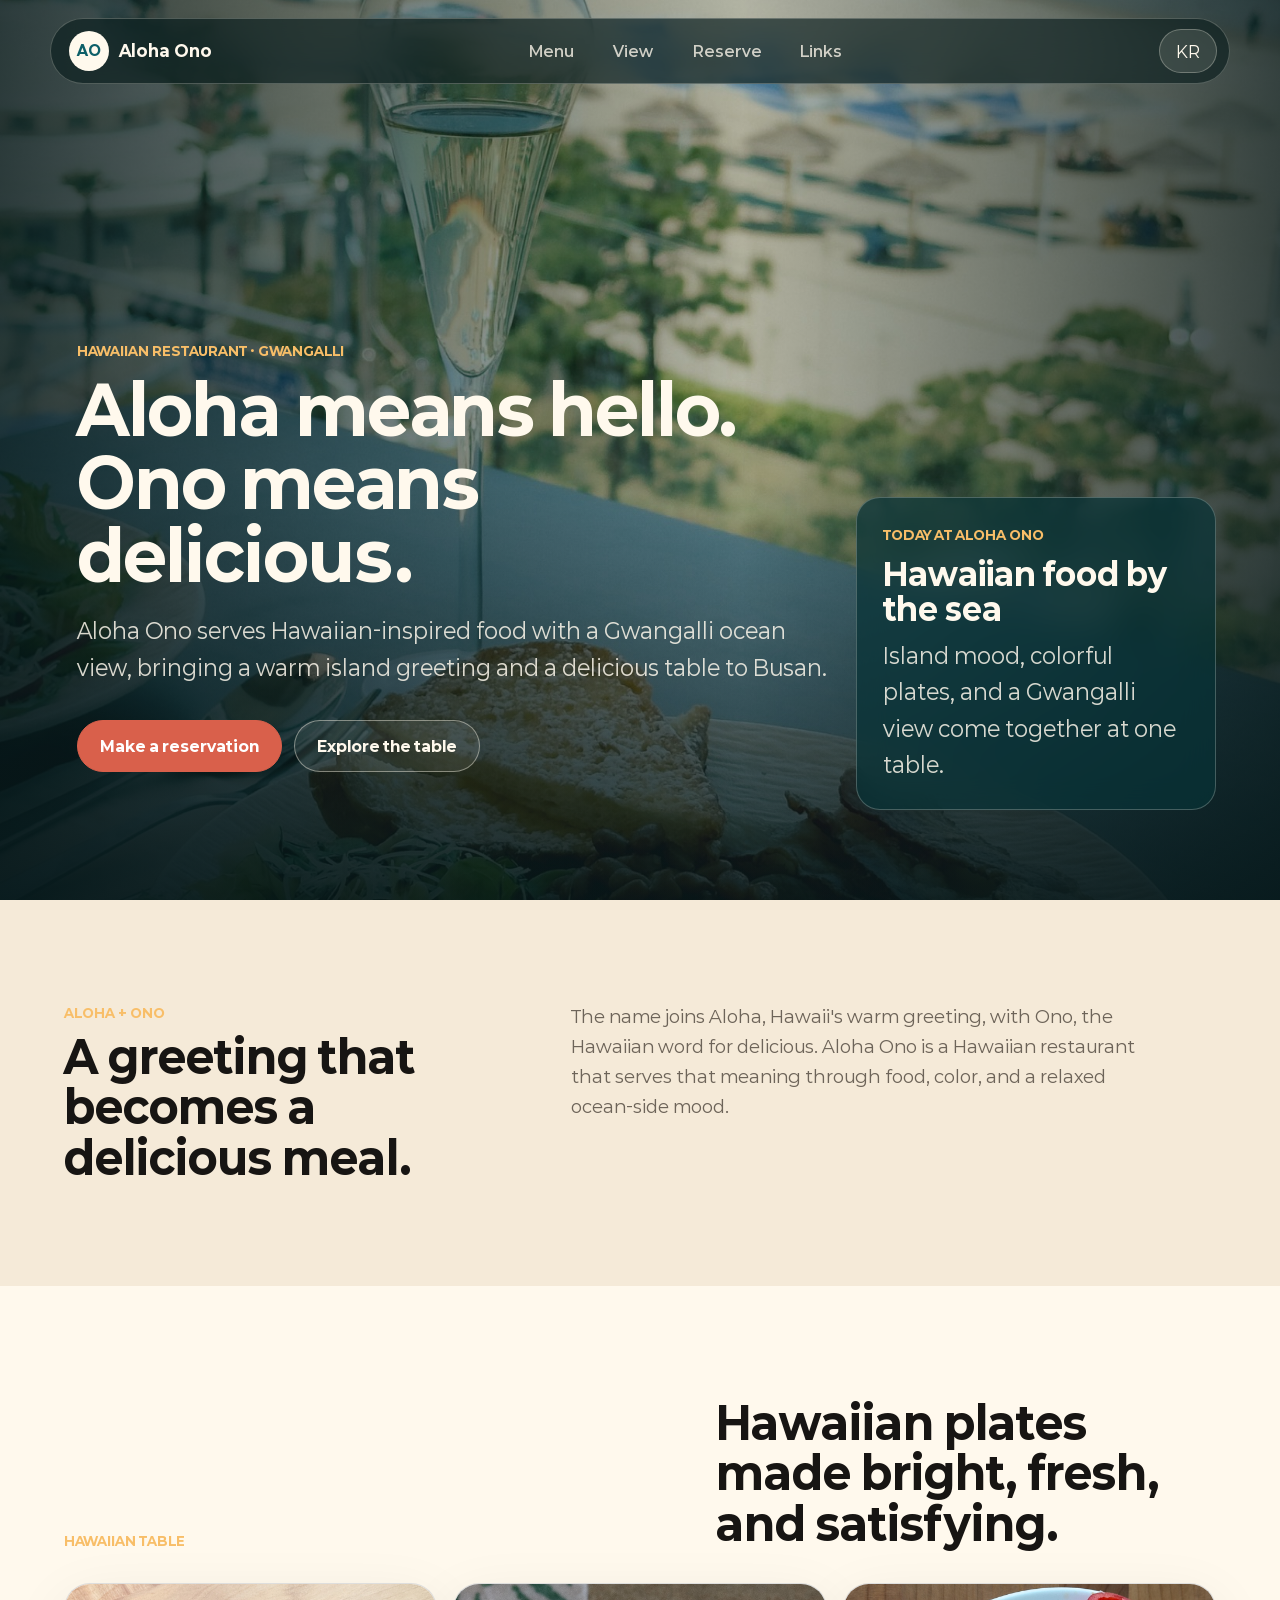
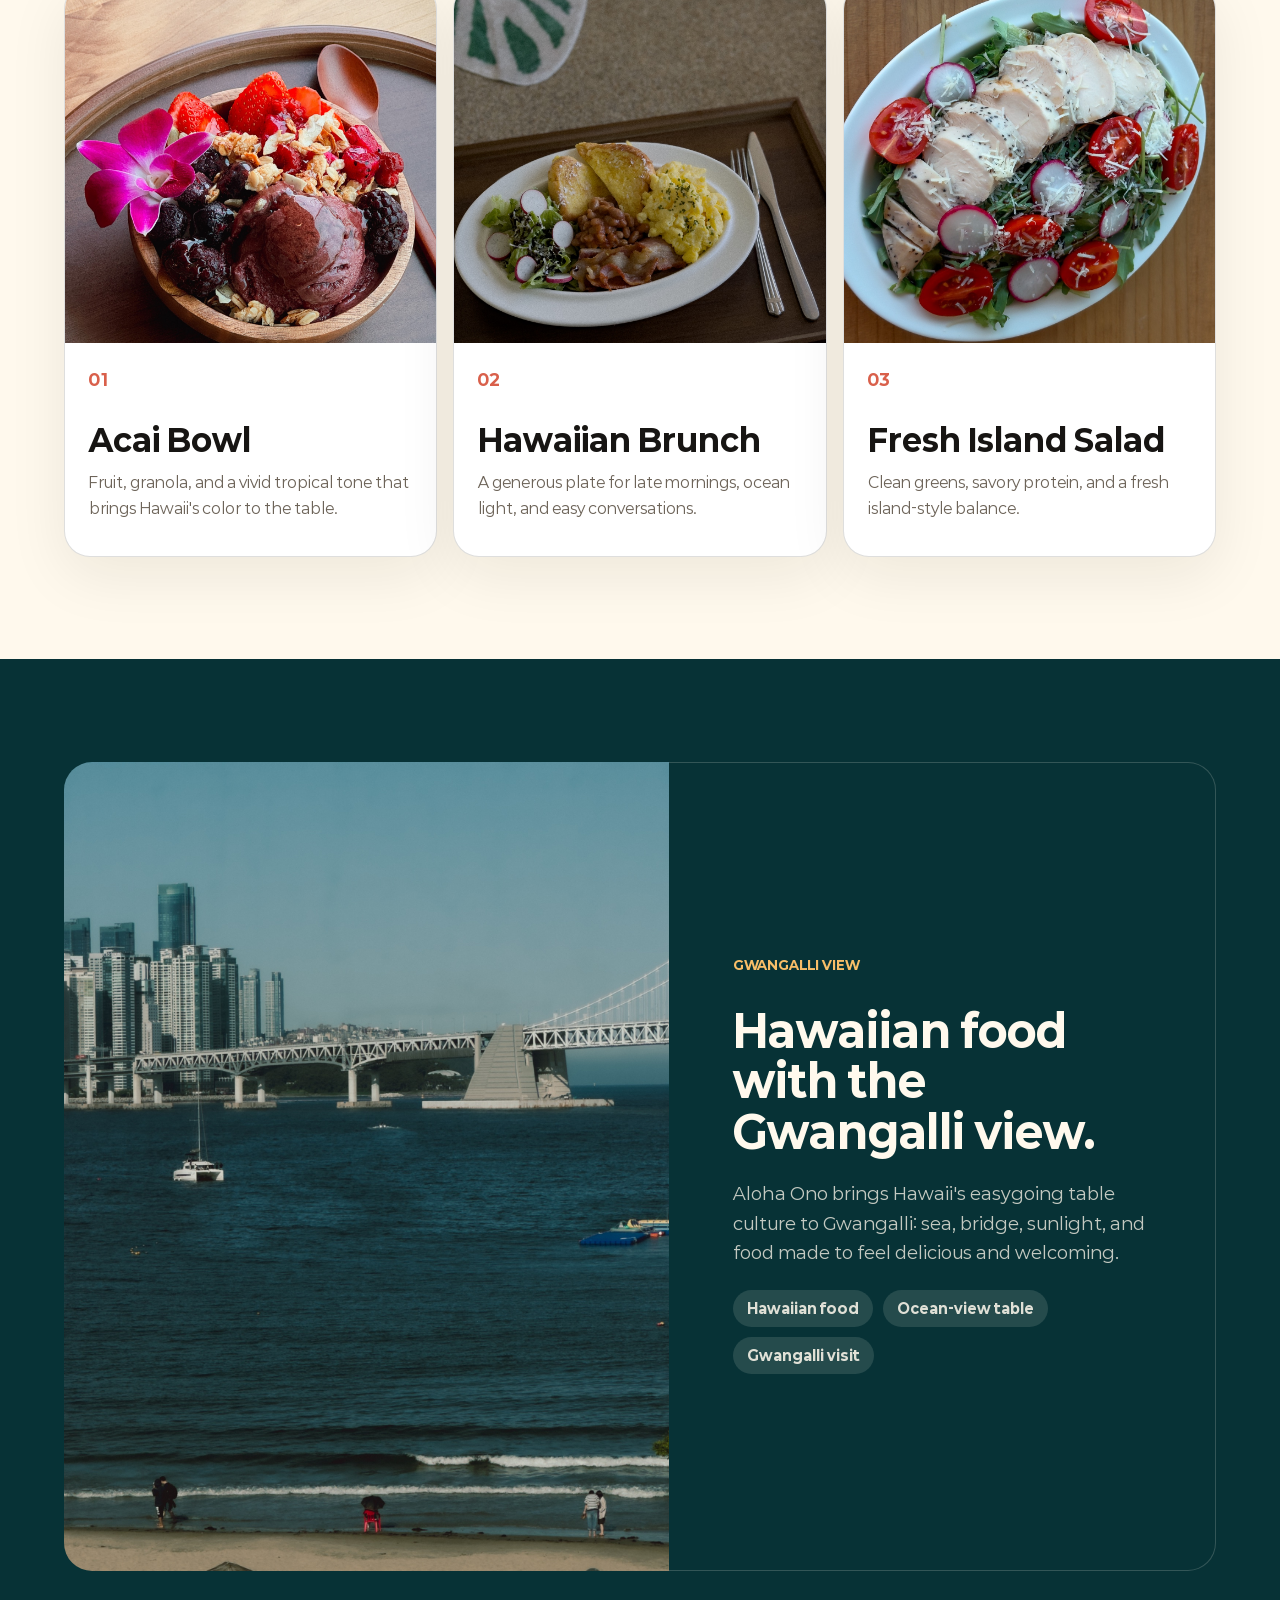
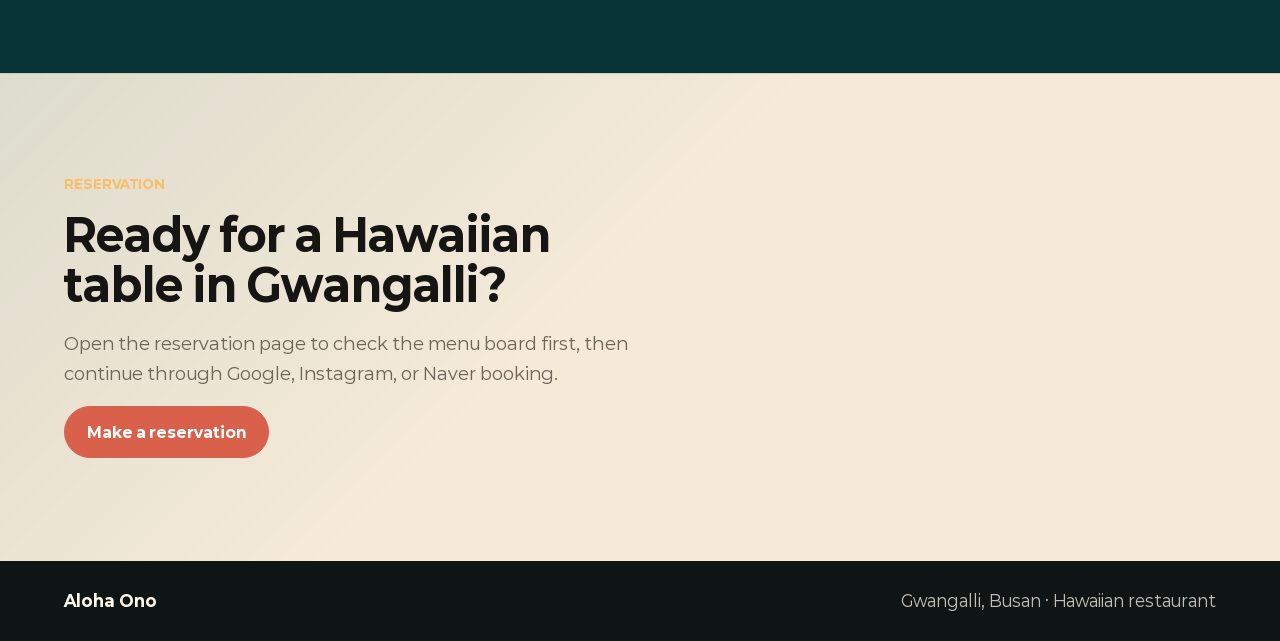
<file: index.html>
<!doctype html>
<html lang="en">
  <head>
    <meta charset="UTF-8" />
    <meta name="viewport" content="width=device-width, initial-scale=1.0" />
    <!-- Google tag (gtag.js) -->
    <script async src="https://www.googletagmanager.com/gtag/js?id=AW-17717986178"></script>
    <script>
      window.dataLayer = window.dataLayer || [];
      function gtag(){dataLayer.push(arguments);}
      gtag('js', new Date());

      gtag('config', 'AW-17717986178');
    </script>
    <meta http-equiv="refresh" content="0; url=./home/" />
    <title>Aloha Ono</title>
    <link rel="canonical" href="./home/" />
    <script>
      window.location.replace("./home/");
    </script>
  </head>
  <body>
    <a href="./home/">Go to Aloha Ono home</a>
  </body>
</html>
</file>
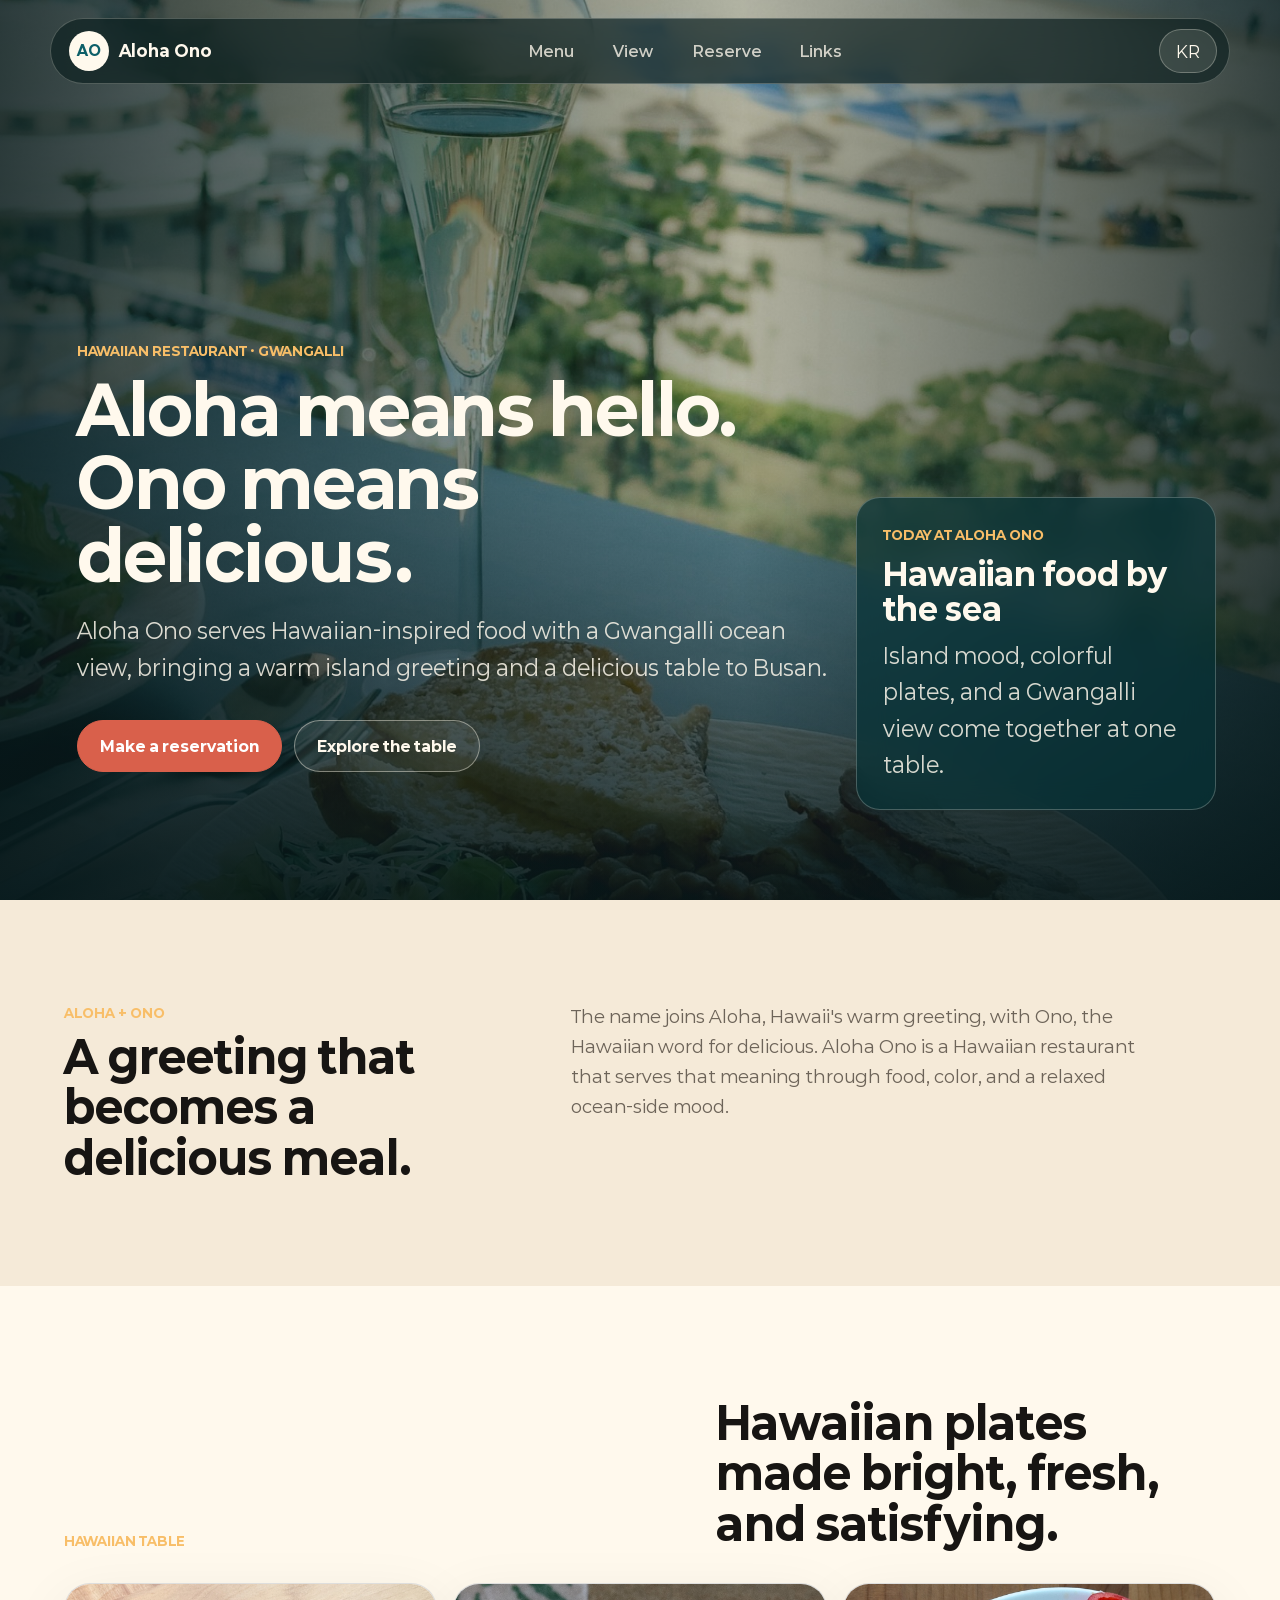
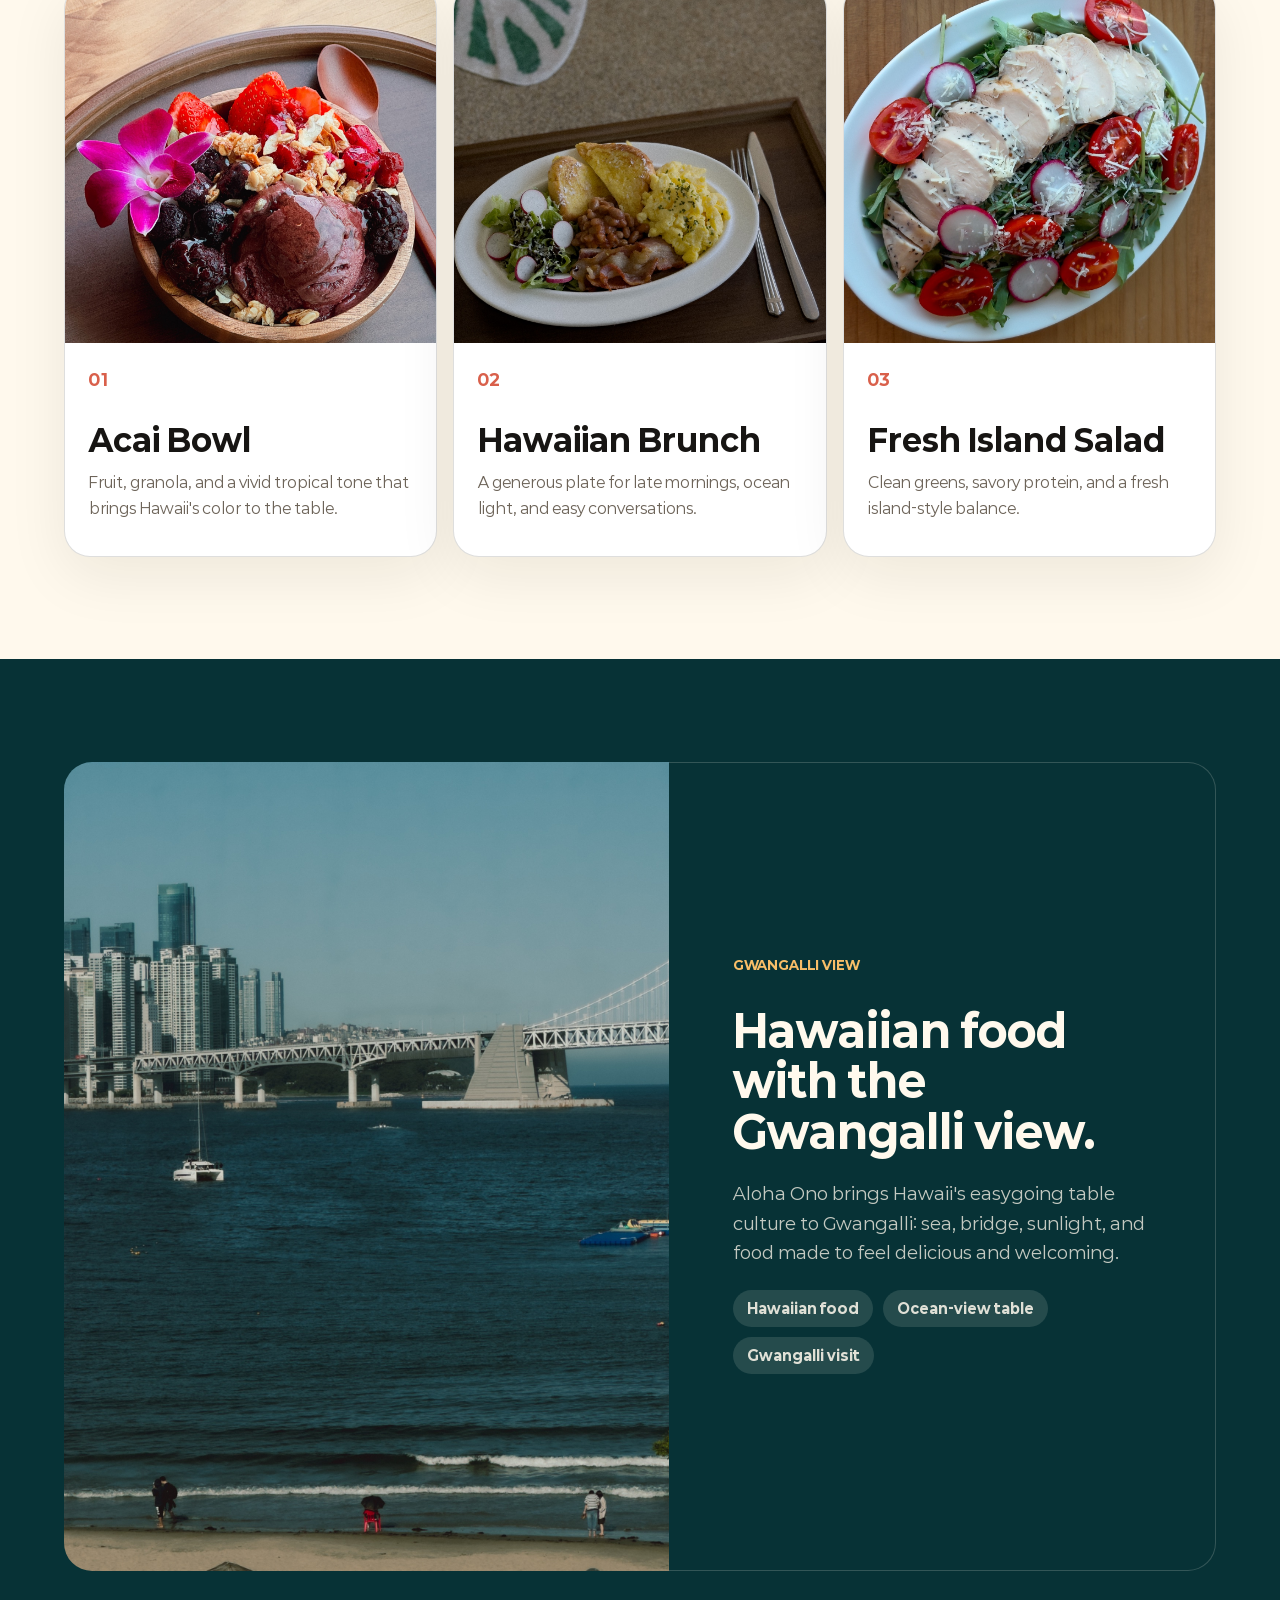
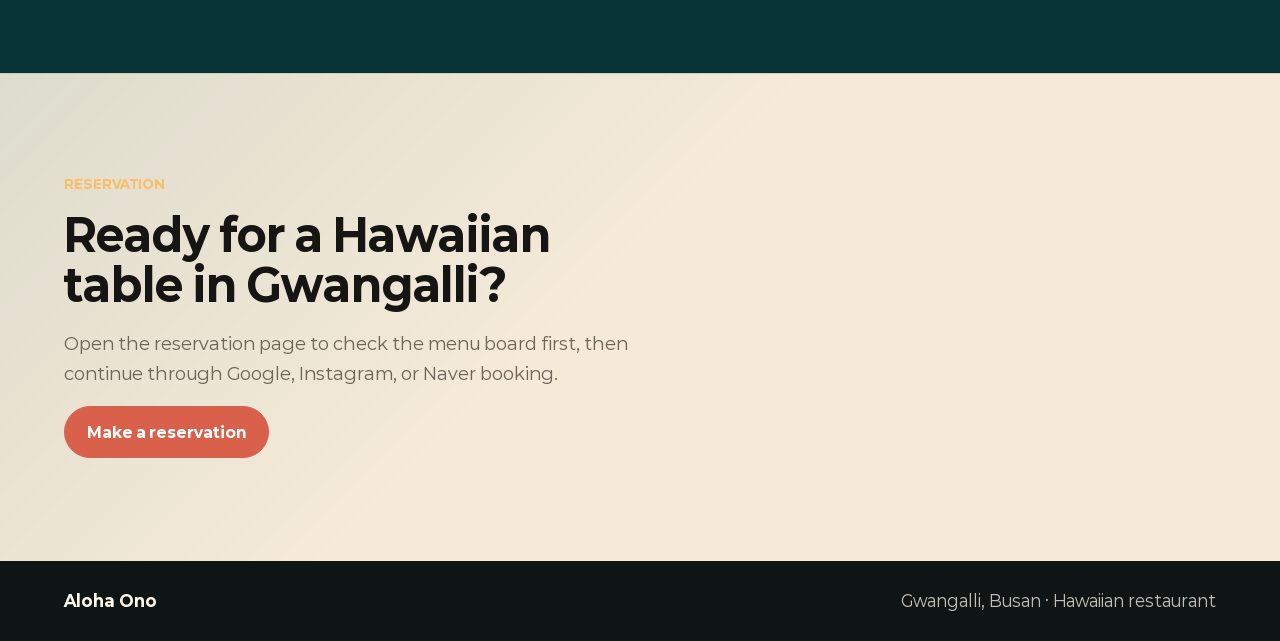
<file: home/index.html>
<!doctype html>
<html lang="en">
  <head>
    <meta charset="UTF-8" />
    <meta name="viewport" content="width=device-width, initial-scale=1.0" />
    <!-- Google tag (gtag.js) -->
    <script async src="https://www.googletagmanager.com/gtag/js?id=AW-17717986178"></script>
    <script>
      window.dataLayer = window.dataLayer || [];
      function gtag(){dataLayer.push(arguments);}
      gtag('js', new Date());

      gtag('config', 'AW-17717986178');
    </script>
    <meta
      name="description"
      content="Aloha Ono is a Hawaiian restaurant in Gwangalli, Busan. Aloha means hello, and Ono means delicious."
    />
    <title>Aloha Ono | Hawaiian Restaurant in Gwangalli</title>
    <link rel="stylesheet" href="../styles.css" />
  </head>
  <body>
    <header class="site-header">
      <a class="brand" href="#top" aria-label="Aloha Ono home">
        <span class="brand-mark">AO</span>
        <span>Aloha Ono</span>
      </a>
      <nav class="site-nav" aria-label="Main navigation">
        <a href="#menu" data-i18n="navMenu">Menu</a>
        <a href="#view" data-i18n="navView">View</a>
        <a href="../reservation/" data-i18n="navReserve">Reserve</a>
        <a href="../reservation/#links" data-i18n="navLinks">Links</a>
      </nav>
      <button class="lang-toggle" type="button" data-lang-toggle aria-label="Switch language">KR</button>
    </header>

    <main id="top">
      <section class="hero">
        <img class="hero-image" src="../assets/ocean-table.jpg" alt="Hawaiian brunch table with Gwangalli beach view" />
        <div class="hero-shade" aria-hidden="true"></div>
        <div class="hero-content">
          <p class="eyebrow" data-i18n="heroEyebrow">Hawaiian Restaurant · Gwangalli</p>
          <h1 data-i18n="heroTitle">Aloha means hello. Ono means delicious.</h1>
          <p data-i18n="heroCopy">
            Aloha Ono serves Hawaiian-inspired food with a Gwangalli ocean view, bringing a warm island greeting and a delicious table to Busan.
          </p>
          <div class="hero-actions">
            <a class="button primary" href="../reservation/" data-i18n="heroReserve">Make a reservation</a>
            <a class="button secondary" href="#menu" data-i18n="heroExplore">Explore the table</a>
          </div>
        </div>
        <aside class="hero-card" aria-label="Aloha Ono summary">
          <span data-i18n="cardLabel">Today at Aloha Ono</span>
          <strong data-i18n="cardTitle">Hawaiian food by the sea</strong>
          <p data-i18n="cardCopy">Island mood, colorful plates, and a Gwangalli view come together at one table.</p>
        </aside>
      </section>

      <section class="intro">
        <div>
          <span class="section-kicker">Aloha + Ono</span>
          <h2 data-i18n="introTitle">A greeting that becomes a delicious meal.</h2>
        </div>
        <p data-i18n="introCopy">
          The name joins Aloha, Hawaii's warm greeting, with Ono, the Hawaiian word for delicious. Aloha Ono is a Hawaiian restaurant that serves that meaning through food, color, and a relaxed ocean-side mood.
        </p>
      </section>

      <section id="menu" class="menu-section">
        <div class="section-heading">
          <span class="section-kicker">Hawaiian Table</span>
          <h2 data-i18n="menuTitle">Hawaiian plates made bright, fresh, and satisfying.</h2>
        </div>
        <div class="menu-grid">
          <article>
            <img src="../assets/acai-bowl.jpg" alt="A colorful acai bowl with berries and orchid" />
            <div>
              <span>01</span>
              <h3 data-i18n="menuOneTitle">Acai Bowl</h3>
              <p data-i18n="menuOneCopy">Fruit, granola, and a vivid tropical tone that brings Hawaii's color to the table.</p>
            </div>
          </article>
          <article>
            <img src="../assets/brunch-plate.jpg" alt="Brunch plate with eggs and toast" />
            <div>
              <span>02</span>
              <h3 data-i18n="menuTwoTitle">Hawaiian Brunch</h3>
              <p data-i18n="menuTwoCopy">A generous plate for late mornings, ocean light, and easy conversations.</p>
            </div>
          </article>
          <article>
            <img src="../assets/chicken-salad.jpg" alt="Chicken salad plate" />
            <div>
              <span>03</span>
              <h3 data-i18n="menuThreeTitle">Fresh Island Salad</h3>
              <p data-i18n="menuThreeCopy">Clean greens, savory protein, and a fresh island-style balance.</p>
            </div>
          </article>
        </div>
      </section>

      <section id="view" class="view-section">
        <div class="view-image">
          <img src="../assets/hero-gwangalli.jpg" alt="Gwangalli bridge and sea view" />
        </div>
        <div class="view-copy">
          <span class="section-kicker">Gwangalli View</span>
          <h2 data-i18n="viewTitle">Hawaiian food with the Gwangalli view.</h2>
          <p data-i18n="viewCopy">
            Aloha Ono brings Hawaii's easygoing table culture to Gwangalli: sea, bridge, sunlight, and food made to feel delicious and welcoming.
          </p>
          <div class="view-points">
            <span data-i18n="viewPointOne">Hawaiian food</span>
            <span data-i18n="viewPointTwo">Ocean-view table</span>
            <span data-i18n="viewPointThree">Gwangalli visit</span>
          </div>
        </div>
      </section>

      <section class="home-reserve-cta">
        <span class="section-kicker">Reservation</span>
        <h2 data-i18n="homeReserveTitle">Ready for a Hawaiian table in Gwangalli?</h2>
        <p data-i18n="homeReserveCopy">Open the reservation page to check the menu board first, then continue through Google, Instagram, or Naver booking.</p>
        <a class="button primary" href="../reservation/" data-i18n="heroReserve">Make a reservation</a>
      </section>
    </main>

    <footer class="site-footer">
      <strong>Aloha Ono</strong>
      <span data-i18n="footerCopy">Gwangalli, Busan · Hawaiian restaurant</span>
    </footer>

    <script src="../script.js"></script>
  </body>
</html>
</file>
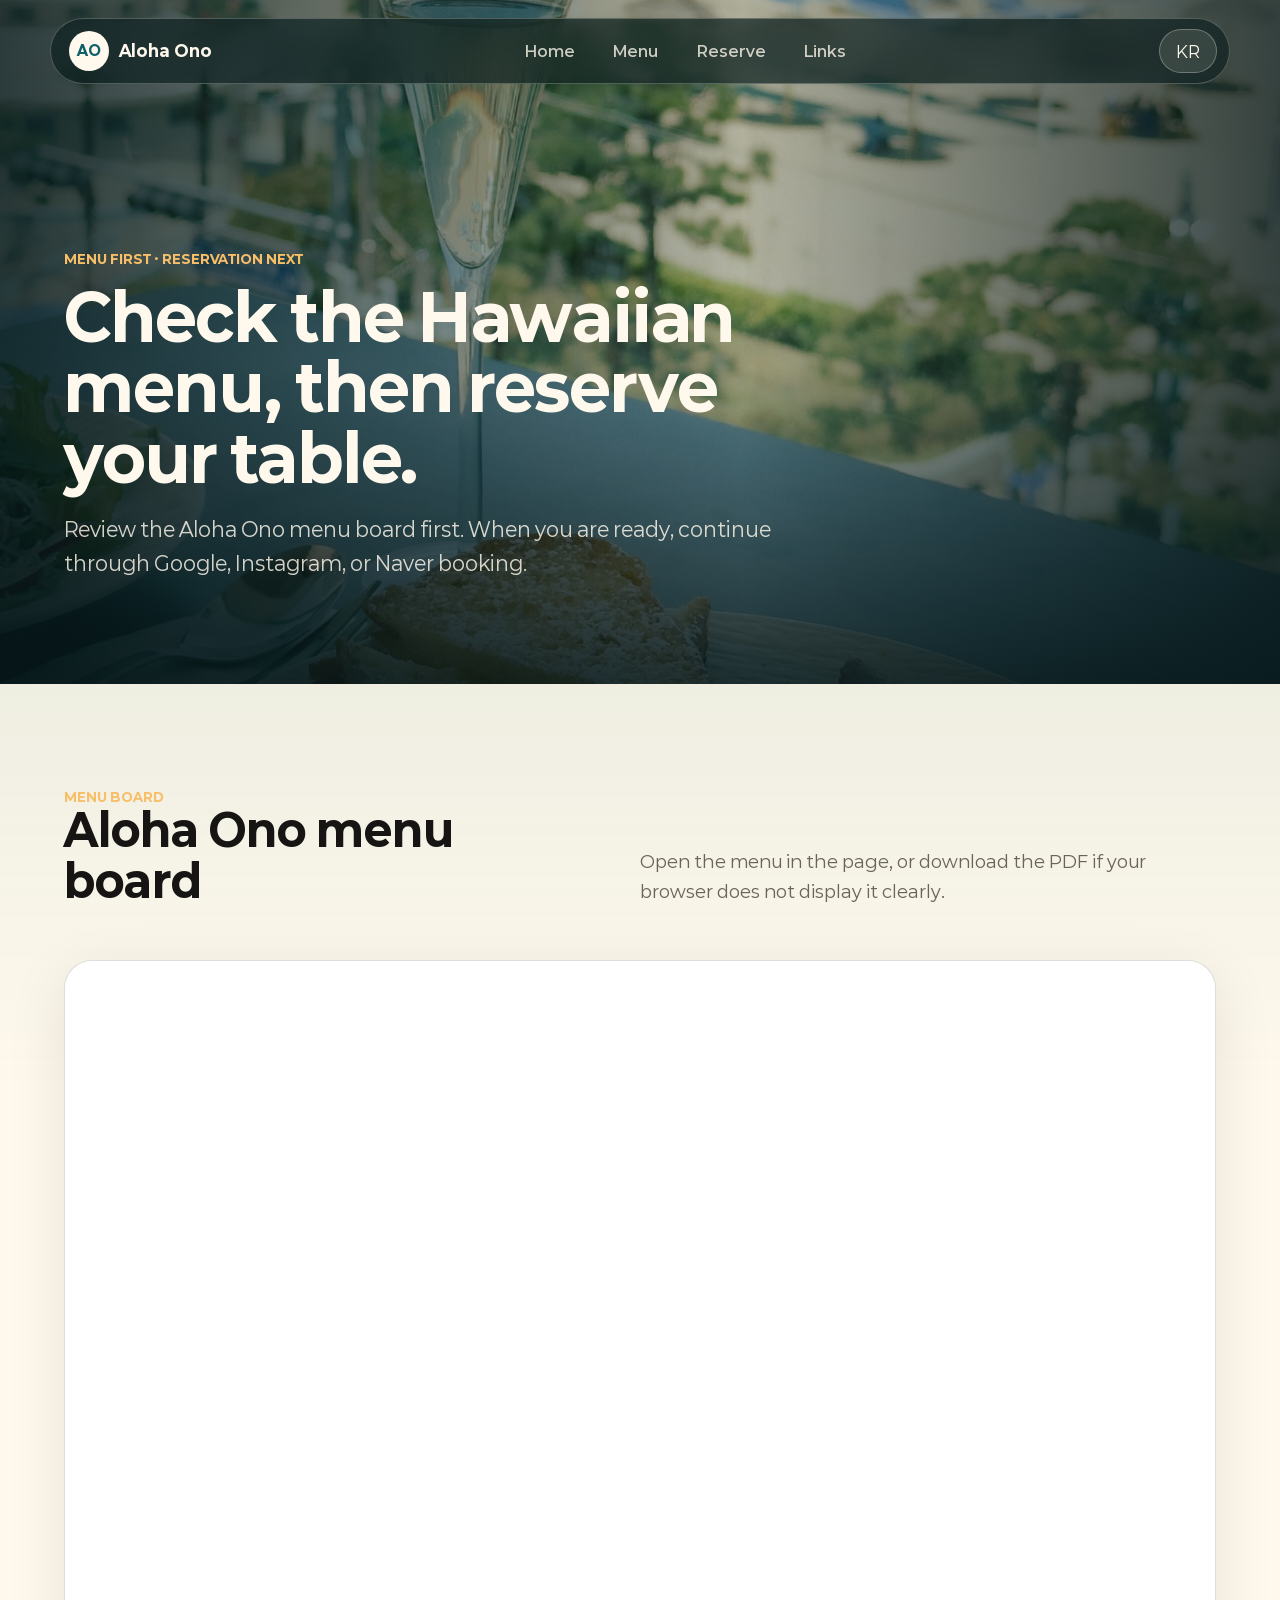
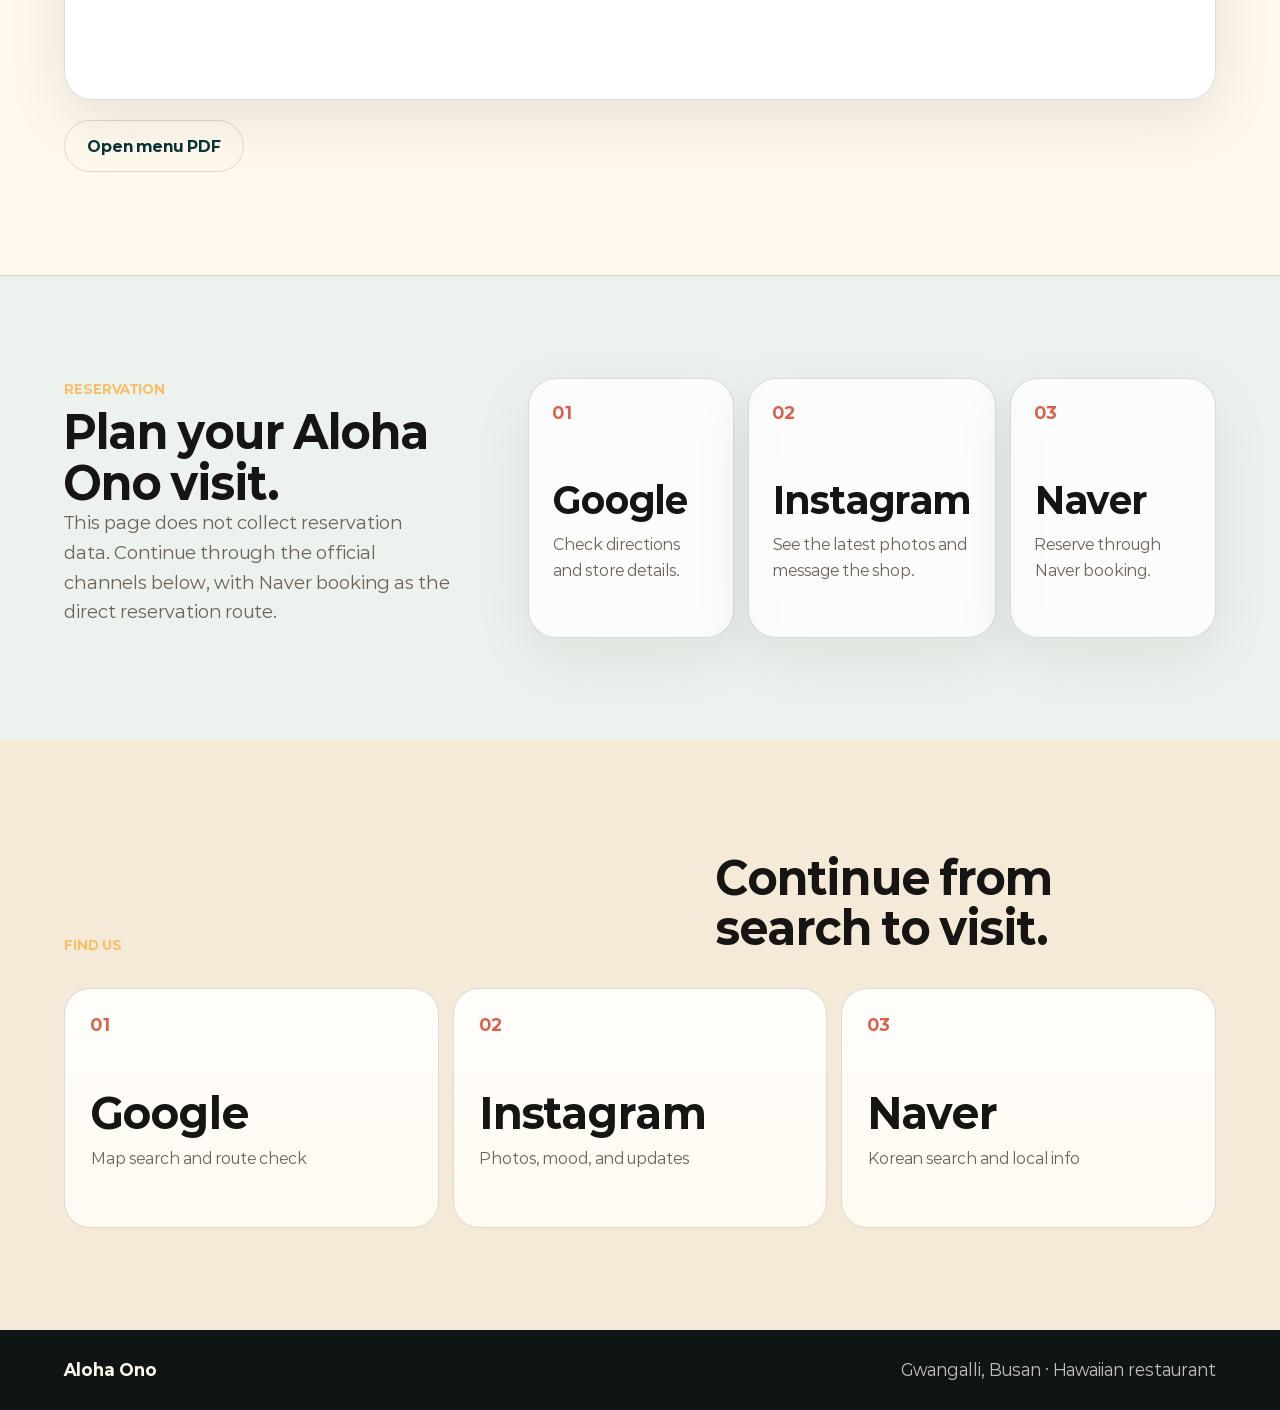
<file: Reservation/index.html>
<!doctype html>
<html lang="en">
  <head>
    <meta charset="UTF-8" />
    <meta name="viewport" content="width=device-width, initial-scale=1.0" />
    <meta
      name="description"
      content="Reserve Aloha Ono in Gwangalli. Check the Hawaiian restaurant menu board and continue through Google, Instagram, or Naver booking."
    />
    <title>Aloha Ono | Reservation</title>
    <link rel="stylesheet" href="../styles.css" />
  </head>
  <body class="reservation-page">
    <header class="site-header">
      <a class="brand" href="../home/" aria-label="Aloha Ono home">
        <span class="brand-mark">AO</span>
        <span>Aloha Ono</span>
      </a>
      <nav class="site-nav" aria-label="Reservation navigation">
        <a href="../home/" data-i18n="navHome">Home</a>
        <a href="#menu-board" data-i18n="navMenu">Menu</a>
        <a href="#reserve" data-i18n="navReserve">Reserve</a>
        <a href="#links" data-i18n="navLinks">Links</a>
      </nav>
      <button class="lang-toggle" type="button" data-lang-toggle aria-label="Switch language">KR</button>
    </header>

    <main id="top">
      <section class="reservation-hero">
        <img class="hero-image" src="../assets/ocean-table.jpg" alt="Aloha Ono ocean-view table" />
        <div class="hero-shade" aria-hidden="true"></div>
        <div class="reservation-hero-copy">
          <p class="eyebrow" data-i18n="reservationEyebrow">Menu first · Reservation next</p>
          <h1 data-i18n="reservationTitle">Check the Hawaiian menu, then reserve your table.</h1>
          <p data-i18n="reservationCopy">
            Review the Aloha Ono menu board first. When you are ready, continue through Google, Instagram, or Naver booking.
          </p>
        </div>
      </section>

      <section id="menu-board" class="menu-board-section">
        <div class="section-heading">
          <div>
            <span class="section-kicker">Menu Board</span>
            <h2 data-i18n="menuBoardTitle">Aloha Ono menu board</h2>
          </div>
          <p class="section-note" data-i18n="menuBoardCopy">Open the menu in the page, or download the PDF if your browser does not display it clearly.</p>
        </div>
        <div class="menu-board-frame">
          <iframe src="../assets/alohaono-menu-may.pdf#view=FitH" title="Aloha Ono menu board"></iframe>
        </div>
        <a class="button menu-download" href="../assets/alohaono-menu-may.pdf" target="_blank" rel="noopener noreferrer" data-i18n="downloadMenu">Open menu PDF</a>
      </section>

      <section id="reserve" class="reserve-section reserve-page-section">
        <div class="reserve-copy">
          <span class="section-kicker">Reservation</span>
          <h2 data-i18n="reserveTitle">Plan your Aloha Ono visit.</h2>
          <p data-i18n="reserveCopy">
            This page does not collect reservation data. Continue through the official channels below, with Naver booking as the direct reservation route.
          </p>
        </div>
        <div class="reserve-links" aria-label="Reservation and contact channels">
          <a href="#" target="_blank" rel="noopener noreferrer" data-external-link="google">
            <span>01</span>
            <strong>Google</strong>
            <em data-i18n="googleReserveCopy">Check directions and store details.</em>
          </a>
          <a href="#" target="_blank" rel="noopener noreferrer" data-external-link="instagram">
            <span>02</span>
            <strong>Instagram</strong>
            <em data-i18n="instagramReserveCopy">See the latest photos and message the shop.</em>
          </a>
          <a href="#" target="_blank" rel="noopener noreferrer" data-external-link="naver">
            <span>03</span>
            <strong>Naver</strong>
            <em data-i18n="naverReserveCopy">Reserve through Naver booking.</em>
          </a>
        </div>
      </section>

      <section id="links" class="links-section">
        <div class="section-heading">
          <span class="section-kicker">Find Us</span>
          <h2 data-i18n="linksTitle">Continue from search to visit.</h2>
        </div>
        <div class="link-grid">
          <a href="#" target="_blank" rel="noopener noreferrer" data-external-link="google">
            <span>01</span>
            <strong>Google</strong>
            <em data-i18n="googleCopy">Map search and route check</em>
          </a>
          <a href="#" target="_blank" rel="noopener noreferrer" data-external-link="instagram">
            <span>02</span>
            <strong>Instagram</strong>
            <em data-i18n="instagramCopy">Photos, mood, and updates</em>
          </a>
          <a href="#" target="_blank" rel="noopener noreferrer" data-external-link="naver">
            <span>03</span>
            <strong>Naver</strong>
            <em data-i18n="naverCopy">Korean search and local info</em>
          </a>
        </div>
      </section>
    </main>

    <footer class="site-footer">
      <strong>Aloha Ono</strong>
      <span data-i18n="footerCopy">Gwangalli, Busan · Hawaiian restaurant</span>
    </footer>

    <script src="../script.js"></script>
  </body>
</html>
</file>
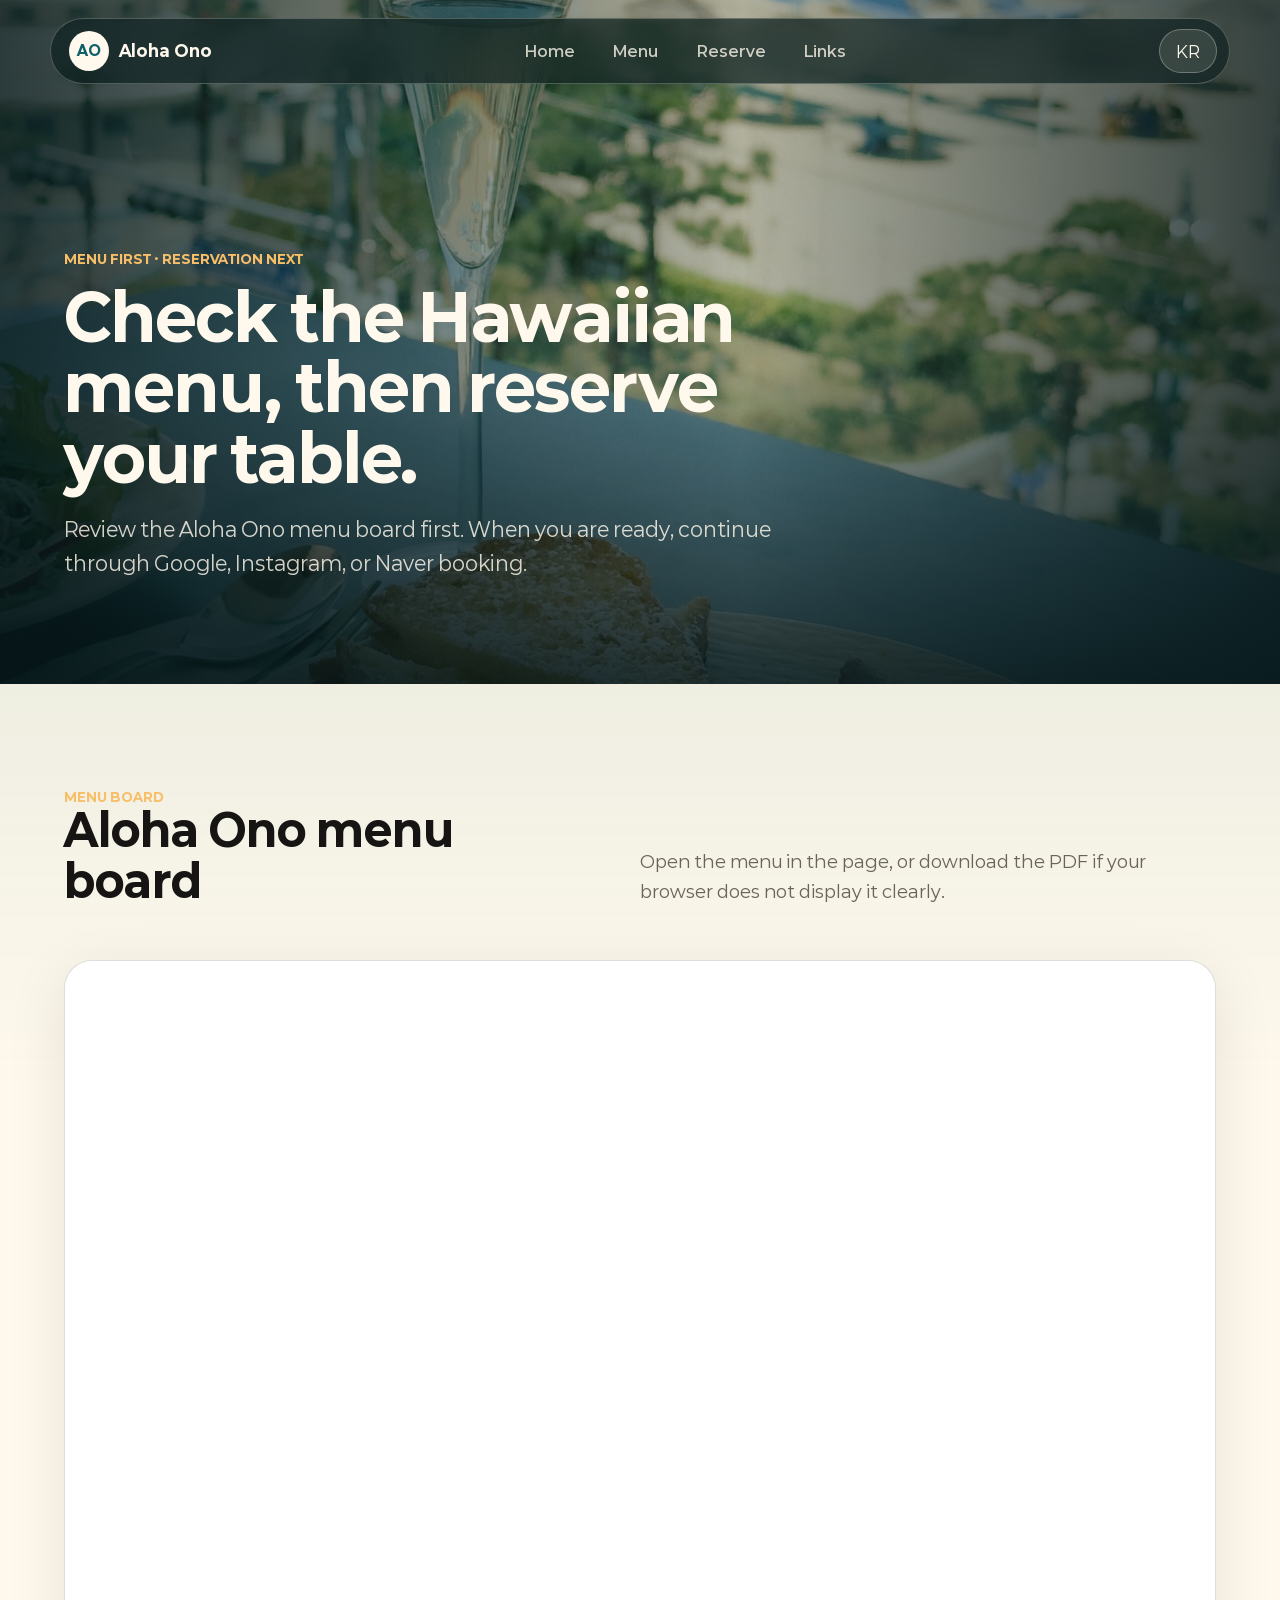
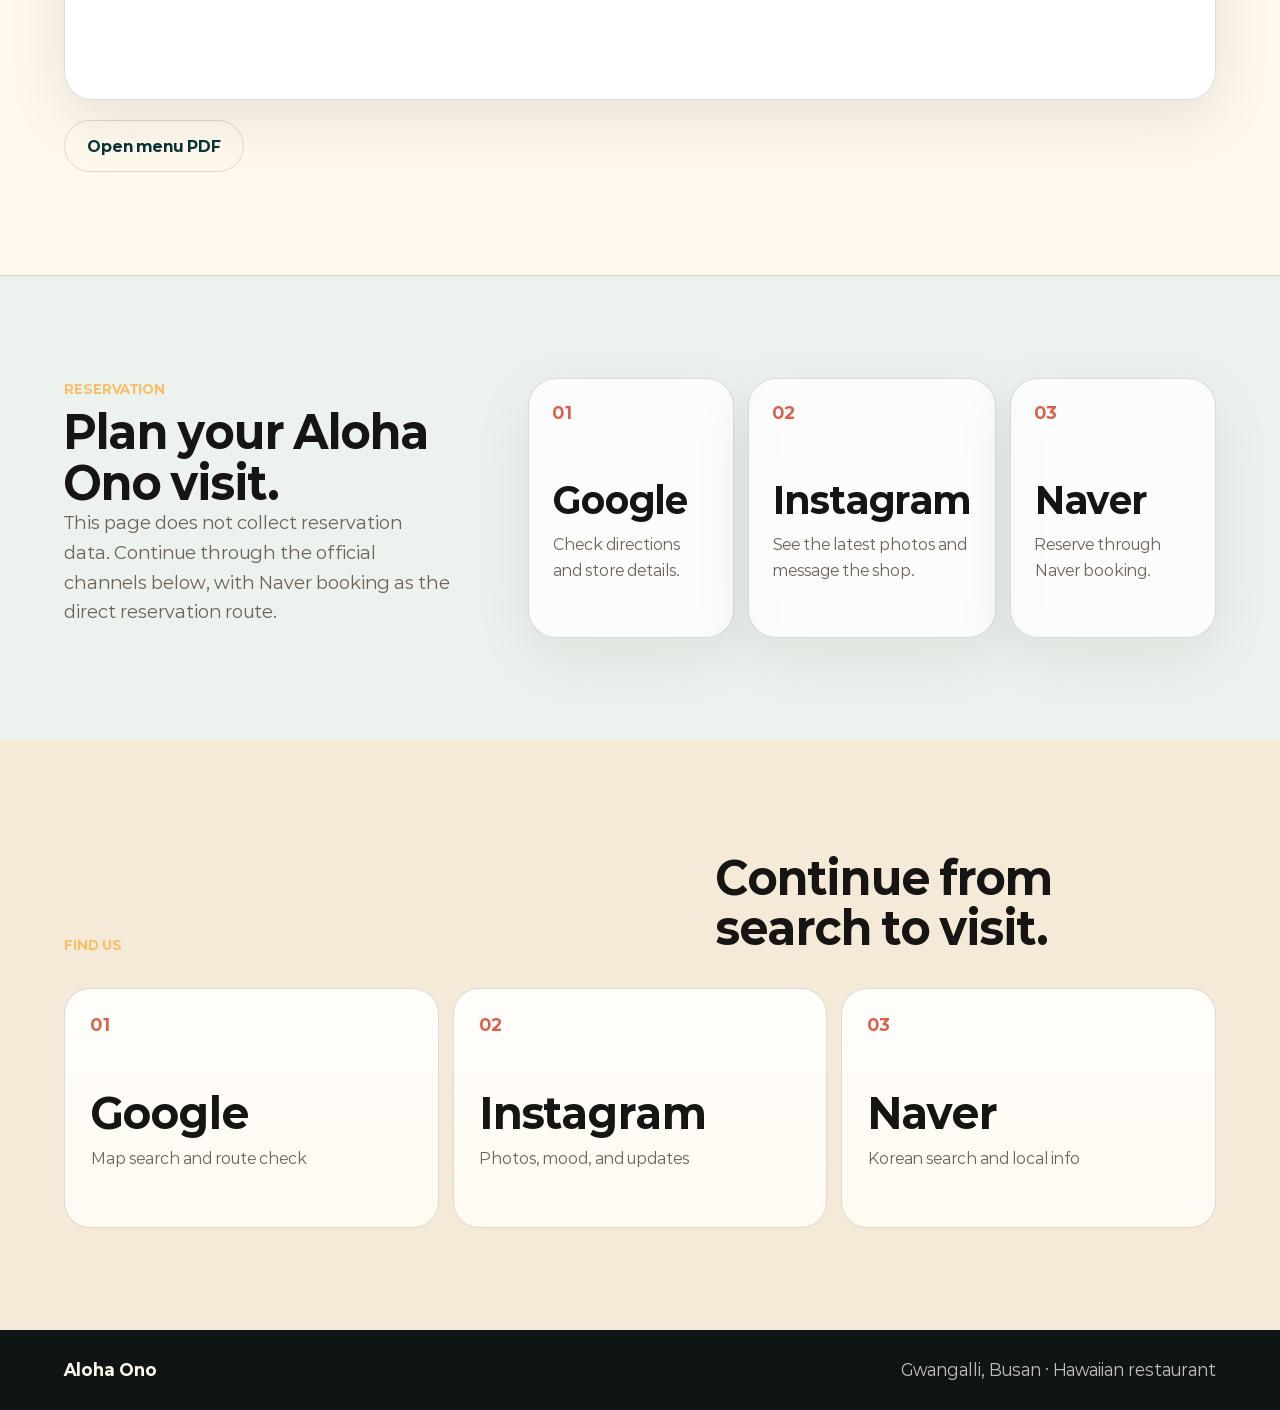
<file: reservation/index.html>
<!doctype html>
<html lang="en">
  <head>
    <meta charset="UTF-8" />
    <meta name="viewport" content="width=device-width, initial-scale=1.0" />
    <!-- Google tag (gtag.js) -->
    <script async src="https://www.googletagmanager.com/gtag/js?id=AW-17717986178"></script>
    <script>
      window.dataLayer = window.dataLayer || [];
      function gtag(){dataLayer.push(arguments);}
      gtag('js', new Date());

      gtag('config', 'AW-17717986178');
      gtag('event', 'conversion', {'send_to': 'AW-17717986178/Au6yCPHiwcocElKHzIBC'});
    </script>
    <meta
      name="description"
      content="Reserve Aloha Ono in Gwangalli. Check the Hawaiian restaurant menu board and continue through Google, Instagram, or Naver booking."
    />
    <title>Aloha Ono | Reservation</title>
    <link rel="stylesheet" href="../styles.css" />
  </head>
  <body class="reservation-page">
    <header class="site-header">
      <a class="brand" href="../home/" aria-label="Aloha Ono home">
        <span class="brand-mark">AO</span>
        <span>Aloha Ono</span>
      </a>
      <nav class="site-nav" aria-label="Reservation navigation">
        <a href="../home/" data-i18n="navHome">Home</a>
        <a href="#menu-board" data-i18n="navMenu">Menu</a>
        <a href="#reserve" data-i18n="navReserve">Reserve</a>
        <a href="#links" data-i18n="navLinks">Links</a>
      </nav>
      <button class="lang-toggle" type="button" data-lang-toggle aria-label="Switch language">KR</button>
    </header>

    <main id="top">
      <section class="reservation-hero">
        <img class="hero-image" src="../assets/ocean-table.jpg" alt="Aloha Ono ocean-view table" />
        <div class="hero-shade" aria-hidden="true"></div>
        <div class="reservation-hero-copy">
          <p class="eyebrow" data-i18n="reservationEyebrow">Menu first · Reservation next</p>
          <h1 data-i18n="reservationTitle">Check the Hawaiian menu, then reserve your table.</h1>
          <p data-i18n="reservationCopy">
            Review the Aloha Ono menu board first. When you are ready, continue through Google, Instagram, or Naver booking.
          </p>
        </div>
      </section>

      <section id="menu-board" class="menu-board-section">
        <div class="section-heading">
          <div>
            <span class="section-kicker">Menu Board</span>
            <h2 data-i18n="menuBoardTitle">Aloha Ono menu board</h2>
          </div>
          <p class="section-note" data-i18n="menuBoardCopy">Open the menu in the page, or download the PDF if your browser does not display it clearly.</p>
        </div>
        <div class="menu-board-frame">
          <iframe src="../assets/alohaono-menu-may.pdf#view=FitH" title="Aloha Ono menu board"></iframe>
        </div>
        <a class="button menu-download" href="../assets/alohaono-menu-may.pdf" target="_blank" rel="noopener noreferrer" data-i18n="downloadMenu">Open menu PDF</a>
      </section>

      <section id="reserve" class="reserve-section reserve-page-section">
        <div class="reserve-copy">
          <span class="section-kicker">Reservation</span>
          <h2 data-i18n="reserveTitle">Plan your Aloha Ono visit.</h2>
          <p data-i18n="reserveCopy">
            This page does not collect reservation data. Continue through the official channels below, with Naver booking as the direct reservation route.
          </p>
        </div>
        <div class="reserve-links" aria-label="Reservation and contact channels">
          <a href="https://www.google.com/maps/search/?api=1&query=%EC%95%8C%EB%A1%9C%ED%95%98%EC%98%A4%EB%85%B8%20%EA%B4%91%EC%95%88%EB%A6%AC" target="_blank" rel="noopener noreferrer" data-external-link="google">
            <span>01</span>
            <strong>Google</strong>
            <em data-i18n="googleReserveCopy">Check directions and store details.</em>
          </a>
          <a href="https://www.instagram.com/aloha.ono_/" target="_blank" rel="noopener noreferrer" data-external-link="instagram">
            <span>02</span>
            <strong>Instagram</strong>
            <em data-i18n="instagramReserveCopy">See the latest photos and message the shop.</em>
          </a>
          <a href="https://map.naver.com/p/entry/place/2038053181?lng=129.1142551&lat=35.1466536&placePath=/booking?entry=plt&from=map&fromPanelNum=1&additionalHeight=76&timestamp=202606242049&locale=ko&svcName=map_pcv5&entry=plt&searchType=place&c=15.00,0,0,0,dh" target="_blank" rel="noopener noreferrer" data-external-link="naver">
            <span>03</span>
            <strong>Naver</strong>
            <em data-i18n="naverReserveCopy">Reserve through Naver booking.</em>
          </a>
        </div>
      </section>

      <section id="links" class="links-section">
        <div class="section-heading">
          <span class="section-kicker">Find Us</span>
          <h2 data-i18n="linksTitle">Continue from search to visit.</h2>
        </div>
        <div class="link-grid">
          <a href="https://www.google.com/maps/search/?api=1&query=%EC%95%8C%EB%A1%9C%ED%95%98%EC%98%A4%EB%85%B8%20%EA%B4%91%EC%95%88%EB%A6%AC" target="_blank" rel="noopener noreferrer" data-external-link="google">
            <span>01</span>
            <strong>Google</strong>
            <em data-i18n="googleCopy">Map search and route check</em>
          </a>
          <a href="https://www.instagram.com/aloha.ono_/" target="_blank" rel="noopener noreferrer" data-external-link="instagram">
            <span>02</span>
            <strong>Instagram</strong>
            <em data-i18n="instagramCopy">Photos, mood, and updates</em>
          </a>
          <a href="https://map.naver.com/p/entry/place/2038053181?lng=129.1142551&lat=35.1466536&placePath=/booking?entry=plt&from=map&fromPanelNum=1&additionalHeight=76&timestamp=202606242049&locale=ko&svcName=map_pcv5&entry=plt&searchType=place&c=15.00,0,0,0,dh" target="_blank" rel="noopener noreferrer" data-external-link="naver">
            <span>03</span>
            <strong>Naver</strong>
            <em data-i18n="naverCopy">Korean search and local info</em>
          </a>
        </div>
      </section>
    </main>

    <footer class="site-footer">
      <strong>Aloha Ono</strong>
      <span data-i18n="footerCopy">Gwangalli, Busan · Hawaiian restaurant</span>
    </footer>

    <script src="../script.js"></script>
  </body>
</html>
</file>
<file: styles.css>
@font-face {
  font-family: "Paperlogy";
  src: url("./assets/fonts/Paperlogy-4Regular.ttf") format("truetype");
  font-weight: 400;
  font-display: swap;
}

@font-face {
  font-family: "Paperlogy";
  src: url("./assets/fonts/Paperlogy-6SemiBold.ttf") format("truetype");
  font-weight: 600;
  font-display: swap;
}

@font-face {
  font-family: "Paperlogy";
  src: url("./assets/fonts/Paperlogy-8ExtraBold.ttf") format("truetype");
  font-weight: 800;
  font-display: swap;
}

:root {
  --sand: #f5ead8;
  --cream: #fff9ed;
  --ink: #171513;
  --muted: #6d6459;
  --ocean: #0d5f68;
  --deep: #073236;
  --leaf: #30745f;
  --coral: #d9604b;
  --line: rgba(23, 21, 19, 0.14);
  --shadow: 0 28px 80px rgba(27, 20, 12, 0.22);
  --measure: 36rem;
  --measure-wide: 48rem;
  --lh-tight: 1.1;
  --lh-title: 1.16;
  --lh-body: 1.72;
  font-family: "Paperlogy", system-ui, sans-serif;
}

* {
  box-sizing: border-box;
}

html {
  scroll-behavior: smooth;
}

body {
  margin: 0;
  background: #0f1515;
  color: var(--ink);
  text-rendering: optimizeLegibility;
  word-break: keep-all;
  letter-spacing: 0;
}

a {
  color: inherit;
  text-decoration: none;
}

button,
input,
textarea {
  font: inherit;
}

.site-header {
  position: fixed;
  z-index: 20;
  top: 18px;
  left: 50%;
  display: flex;
  align-items: center;
  justify-content: space-between;
  width: min(1180px, calc(100% - 32px));
  min-height: 64px;
  padding: 10px 12px 10px 18px;
  border: 1px solid rgba(255, 249, 237, 0.24);
  border-radius: 999px;
  background: rgba(13, 31, 32, 0.68);
  color: var(--cream);
  backdrop-filter: blur(18px);
  transform: translateX(-50%);
}

.brand {
  display: inline-flex;
  align-items: center;
  gap: 10px;
  font-weight: 800;
  line-height: 1;
}

.brand-mark {
  display: grid;
  place-items: center;
  width: 40px;
  height: 40px;
  border-radius: 50%;
  background: var(--cream);
  color: var(--ocean);
  font-size: 14px;
}

.site-nav {
  display: flex;
  gap: clamp(18px, 3vw, 40px);
  color: rgba(255, 249, 237, 0.78);
  font-size: 15px;
  font-weight: 600;
  line-height: 1;
}

.site-nav a {
  min-width: 2.8em;
  text-align: center;
  white-space: nowrap;
}

.lang-toggle {
  min-width: 58px;
  height: 44px;
  padding: 0 14px;
  border: 1px solid rgba(255, 249, 237, 0.28);
  border-radius: 999px;
  background: rgba(255, 249, 237, 0.12);
  color: var(--cream);
  cursor: pointer;
}

.hero {
  position: relative;
  display: grid;
  align-items: end;
  min-height: 100svh;
  overflow: hidden;
  color: var(--cream);
}

.hero-image,
.hero-shade {
  position: absolute;
  inset: 0;
  width: 100%;
  height: 100%;
}

.hero-image {
  object-fit: cover;
  object-position: center center;
}

.hero-shade {
  background:
    linear-gradient(90deg, rgba(5, 22, 24, 0.82), rgba(5, 22, 24, 0.2) 58%, rgba(5, 22, 24, 0.78)),
    linear-gradient(0deg, rgba(5, 22, 24, 0.78), transparent 46%);
}

.hero-content {
  position: relative;
  z-index: 1;
  width: min(980px, 100%);
  padding: 160px clamp(22px, 6vw, 86px) clamp(88px, 10vw, 132px);
}

.eyebrow,
.section-kicker {
  margin: 0;
  color: #f8be68;
  font-size: clamp(12px, 1vw, 14px);
  font-weight: 800;
  line-height: 1.2;
  text-transform: uppercase;
}

.hero h1 {
  margin: 14px 0 20px;
  max-width: 10.8em;
  font-size: clamp(38px, 5.2vw, 72px);
  font-weight: 800;
  line-height: var(--lh-tight);
  letter-spacing: 0;
}

.hero p:not(.eyebrow) {
  max-width: var(--measure-wide);
  margin: 0;
  color: rgba(255, 249, 237, 0.84);
  font-size: clamp(17px, 1.65vw, 22px);
  line-height: var(--lh-body);
}

.hero-actions,
.reserve-actions {
  display: flex;
  flex-wrap: wrap;
  gap: 12px;
  margin-top: 34px;
}

.button {
  display: inline-flex;
  align-items: center;
  justify-content: center;
  min-height: 52px;
  padding: 0 22px;
  border: 1px solid var(--line);
  border-radius: 999px;
  font-size: clamp(15px, 1.1vw, 17px);
  font-weight: 800;
  line-height: 1;
  cursor: pointer;
}

.button.primary {
  border-color: var(--coral);
  background: var(--coral);
  color: #fff;
}

.button.secondary {
  border-color: rgba(255, 249, 237, 0.42);
  background: rgba(255, 249, 237, 0.08);
  color: var(--cream);
}

.hero-card {
  position: absolute;
  right: clamp(22px, 5vw, 78px);
  bottom: clamp(28px, 7vw, 96px);
  z-index: 2;
  width: min(360px, calc(100% - 44px));
  padding: 26px;
  border: 1px solid rgba(255, 249, 237, 0.24);
  border-radius: 24px;
  background: rgba(7, 50, 54, 0.72);
  backdrop-filter: blur(16px);
}

.hero-card span {
  color: #f8be68;
  font-size: 13px;
  font-weight: 800;
  text-transform: uppercase;
}

.hero-card strong {
  display: block;
  margin: 14px 0 10px;
  max-width: 10em;
  font-size: clamp(24px, 2.4vw, 32px);
  line-height: var(--lh-title);
}

.hero-card p {
  margin: 0;
  max-width: 28ch;
  color: rgba(255, 249, 237, 0.76);
  line-height: var(--lh-body);
}

.intro,
.home-reserve-cta,
.menu-board-section,
.reservation-hero,
.reserve-page-section,
.reserve-section,
.links-section,
.menu-section,
.view-section {
  padding: clamp(56px, 8vw, 112px) clamp(20px, 5vw, 72px);
}

.intro {
  display: grid;
  grid-template-columns: minmax(240px, 0.8fr) minmax(280px, 1.2fr);
  gap: clamp(24px, 6vw, 80px);
  background: var(--sand);
}

.intro h2,
.section-heading h2,
.view-copy h2,
.reserve-copy h2 {
  margin: 10px 0 0;
  max-width: 11.5em;
  font-size: clamp(28px, 3.4vw, 46px);
  font-weight: 800;
  line-height: var(--lh-title);
  letter-spacing: 0;
}

.intro p,
.home-reserve-cta p,
.section-note,
.view-copy p,
.reserve-copy p {
  max-width: var(--measure);
  margin: 0;
  color: var(--muted);
  font-size: clamp(16px, 1.35vw, 19px);
  line-height: var(--lh-body);
}

.home-reserve-cta {
  display: grid;
  justify-items: start;
  gap: 18px;
  border-top: 1px solid var(--line);
  background:
    linear-gradient(135deg, rgba(13, 95, 104, 0.1), transparent 46%),
    var(--sand);
}

.home-reserve-cta h2,
.menu-board-section h2,
.reservation-hero-copy h1 {
  margin: 0;
  font-weight: 800;
  letter-spacing: 0;
}

.home-reserve-cta h2,
.menu-board-section h2 {
  max-width: 11.5em;
  font-size: clamp(28px, 3.4vw, 46px);
  line-height: var(--lh-title);
}

.menu-section {
  background: var(--cream);
}

.section-heading {
  display: flex;
  align-items: end;
  justify-content: space-between;
  gap: 28px;
  margin-bottom: 34px;
}

.menu-grid {
  display: grid;
  grid-template-columns: repeat(3, 1fr);
  gap: 16px;
}

.menu-grid article {
  overflow: hidden;
  border: 1px solid var(--line);
  border-radius: 26px;
  background: #fff;
  box-shadow: 0 18px 60px rgba(27, 20, 12, 0.08);
}

.menu-grid img {
  width: 100%;
  height: clamp(260px, 28vw, 460px);
  object-fit: cover;
}

.menu-grid article:nth-child(1) img {
  object-position: center 42%;
}

.menu-grid article:nth-child(2) img {
  object-position: center 76%;
}

.menu-grid article:nth-child(3) img {
  object-position: center center;
}

.menu-grid div {
  min-height: 210px;
  padding: 24px;
}

.menu-grid span,
.link-grid span {
  color: var(--coral);
  font-weight: 800;
}

.menu-grid h3 {
  margin: 34px 0 12px;
  max-width: 11em;
  font-size: clamp(24px, 2.4vw, 34px);
  line-height: var(--lh-title);
}

.menu-grid p {
  max-width: 32ch;
  margin: 0;
  color: var(--muted);
  font-size: clamp(15px, 1.1vw, 17px);
  line-height: var(--lh-body);
}

.view-section {
  display: grid;
  grid-template-columns: minmax(320px, 1.05fr) minmax(300px, 0.95fr);
  gap: 0;
  background: var(--deep);
  color: var(--cream);
}

.view-image {
  min-height: 620px;
  overflow: hidden;
  border-radius: 28px 0 0 28px;
}

.view-image img {
  width: 100%;
  height: 100%;
  object-fit: cover;
  object-position: center center;
}

.view-copy {
  display: grid;
  align-content: center;
  gap: 22px;
  padding: clamp(30px, 5vw, 76px);
  border: 1px solid rgba(255, 249, 237, 0.18);
  border-left: 0;
  border-radius: 0 28px 28px 0;
}

.view-copy p {
  max-width: var(--measure);
  color: rgba(255, 249, 237, 0.76);
}

.view-points {
  display: flex;
  flex-wrap: wrap;
  gap: 10px;
}

.view-points span {
  padding: 10px 14px;
  border-radius: 999px;
  background: rgba(255, 249, 237, 0.12);
  color: rgba(255, 249, 237, 0.86);
  font-size: 14px;
  font-weight: 700;
}

.reserve-section {
  display: grid;
  grid-template-columns: minmax(280px, 0.75fr) minmax(320px, 1.25fr);
  gap: clamp(28px, 6vw, 86px);
  background: #ecf3ee;
}

.reservation-page {
  background: var(--sand);
}

.reservation-hero {
  position: relative;
  display: grid;
  align-items: end;
  min-height: 74svh;
  overflow: hidden;
  color: var(--cream);
}

.reservation-hero-copy {
  position: relative;
  z-index: 1;
  max-width: 900px;
  padding-top: 150px;
}

.reservation-hero-copy h1 {
  max-width: 12em;
  margin-top: 14px;
  font-size: clamp(38px, 5vw, 70px);
  line-height: var(--lh-tight);
}

.reservation-hero-copy p:not(.eyebrow) {
  max-width: var(--measure-wide);
  margin: 20px 0 0;
  color: rgba(255, 249, 237, 0.82);
  font-size: clamp(17px, 1.55vw, 22px);
  line-height: var(--lh-body);
}

.menu-board-section {
  display: grid;
  gap: 20px;
  border-bottom: 1px solid var(--line);
  background:
    linear-gradient(180deg, rgba(48, 116, 95, 0.08), transparent 34%),
    var(--cream);
}

.menu-board-head {
  display: flex;
  align-items: end;
  justify-content: space-between;
  gap: 28px;
}

.menu-board-frame {
  overflow: hidden;
  min-height: min(82svh, 960px);
  border: 1px solid var(--line);
  border-radius: 28px;
  background: #fff;
  box-shadow: 0 18px 60px rgba(27, 20, 12, 0.1);
}

.menu-board-frame iframe {
  display: block;
  width: 100%;
  height: min(82svh, 960px);
  border: 0;
}

.menu-download {
  justify-self: start;
  color: var(--deep);
}

.reserve-page-section {
  display: grid;
  grid-template-columns: minmax(280px, 0.72fr) minmax(320px, 1.28fr);
  gap: clamp(28px, 6vw, 86px);
  background: #ecf3ee;
}

.reserve-links {
  display: grid;
  grid-template-columns: repeat(3, 1fr);
  gap: 14px;
}

.reserve-links a {
  display: grid;
  min-height: 260px;
  padding: 24px;
  border: 1px solid rgba(7, 50, 54, 0.16);
  border-radius: 28px;
  background: rgba(255, 255, 255, 0.76);
  box-shadow: 0 18px 60px rgba(27, 20, 12, 0.08);
}

.reserve-links span {
  color: var(--coral);
  font-weight: 800;
}

.reserve-links strong {
  align-self: end;
  font-size: clamp(25px, 2.8vw, 38px);
  line-height: var(--lh-tight);
}

.reserve-links em {
  margin-top: 12px;
  color: var(--muted);
  max-width: 28ch;
  font-size: clamp(15px, 1.1vw, 17px);
  font-style: normal;
  line-height: var(--lh-body);
}

.links-section {
  background: var(--sand);
}

.link-grid {
  display: grid;
  grid-template-columns: repeat(3, 1fr);
  gap: 14px;
}

.link-grid a {
  display: grid;
  min-height: 240px;
  padding: 26px;
  border: 1px solid var(--line);
  border-radius: 26px;
  background:
    linear-gradient(180deg, rgba(255, 255, 255, 0.72), rgba(255, 255, 255, 0.34)),
    var(--cream);
}

.link-grid strong {
  align-self: end;
  font-size: clamp(29px, 3.2vw, 44px);
  line-height: var(--lh-tight);
}

.link-grid em {
  margin-top: 10px;
  color: var(--muted);
  max-width: 28ch;
  font-size: clamp(15px, 1.1vw, 17px);
  font-style: normal;
  line-height: var(--lh-body);
}

.site-footer {
  display: flex;
  justify-content: space-between;
  gap: 20px;
  padding: 28px clamp(20px, 5vw, 72px);
  background: #0f1515;
  color: rgba(255, 249, 237, 0.74);
  line-height: 1.5;
}

.site-footer strong {
  color: var(--cream);
}

@media (max-width: 980px) {
  .site-header {
    align-items: flex-start;
    border-radius: 28px;
  }

  .site-nav {
    display: none;
  }

  .hero-card {
    position: relative;
    right: auto;
    bottom: auto;
    margin: 0 clamp(20px, 5vw, 72px) 32px;
  }

  .hero-content {
    width: min(760px, 100%);
    padding-top: 140px;
  }

  .intro,
  .menu-grid,
  .view-section,
  .reserve-page-section,
  .reserve-section,
  .reserve-links,
  .link-grid {
    grid-template-columns: 1fr;
  }

  .view-image,
  .view-copy {
    border-radius: 26px;
    border-left: 1px solid rgba(255, 249, 237, 0.18);
  }

  .menu-board-head,
  .section-heading {
    align-items: start;
    flex-direction: column;
  }
}

@media (max-width: 640px) {
  .hero h1,
  .reservation-hero-copy h1 {
    max-width: 8.5em;
    font-size: clamp(34px, 11vw, 48px);
    line-height: 1.12;
  }

  .hero p:not(.eyebrow),
  .reservation-hero-copy p:not(.eyebrow) {
    font-size: 16px;
  }

  .intro h2,
  .home-reserve-cta h2,
  .menu-board-section h2,
  .section-heading h2,
  .view-copy h2,
  .reserve-copy h2 {
    font-size: clamp(26px, 8vw, 34px);
  }

  .menu-grid h3,
  .reserve-links strong,
  .link-grid strong {
    font-size: clamp(24px, 7vw, 31px);
  }

  .hero-actions,
  .site-footer {
    flex-direction: column;
  }

  .button {
    width: 100%;
  }

  .menu-board-frame,
  .menu-board-frame iframe {
    min-height: 70svh;
    height: 70svh;
  }
}
</file>
